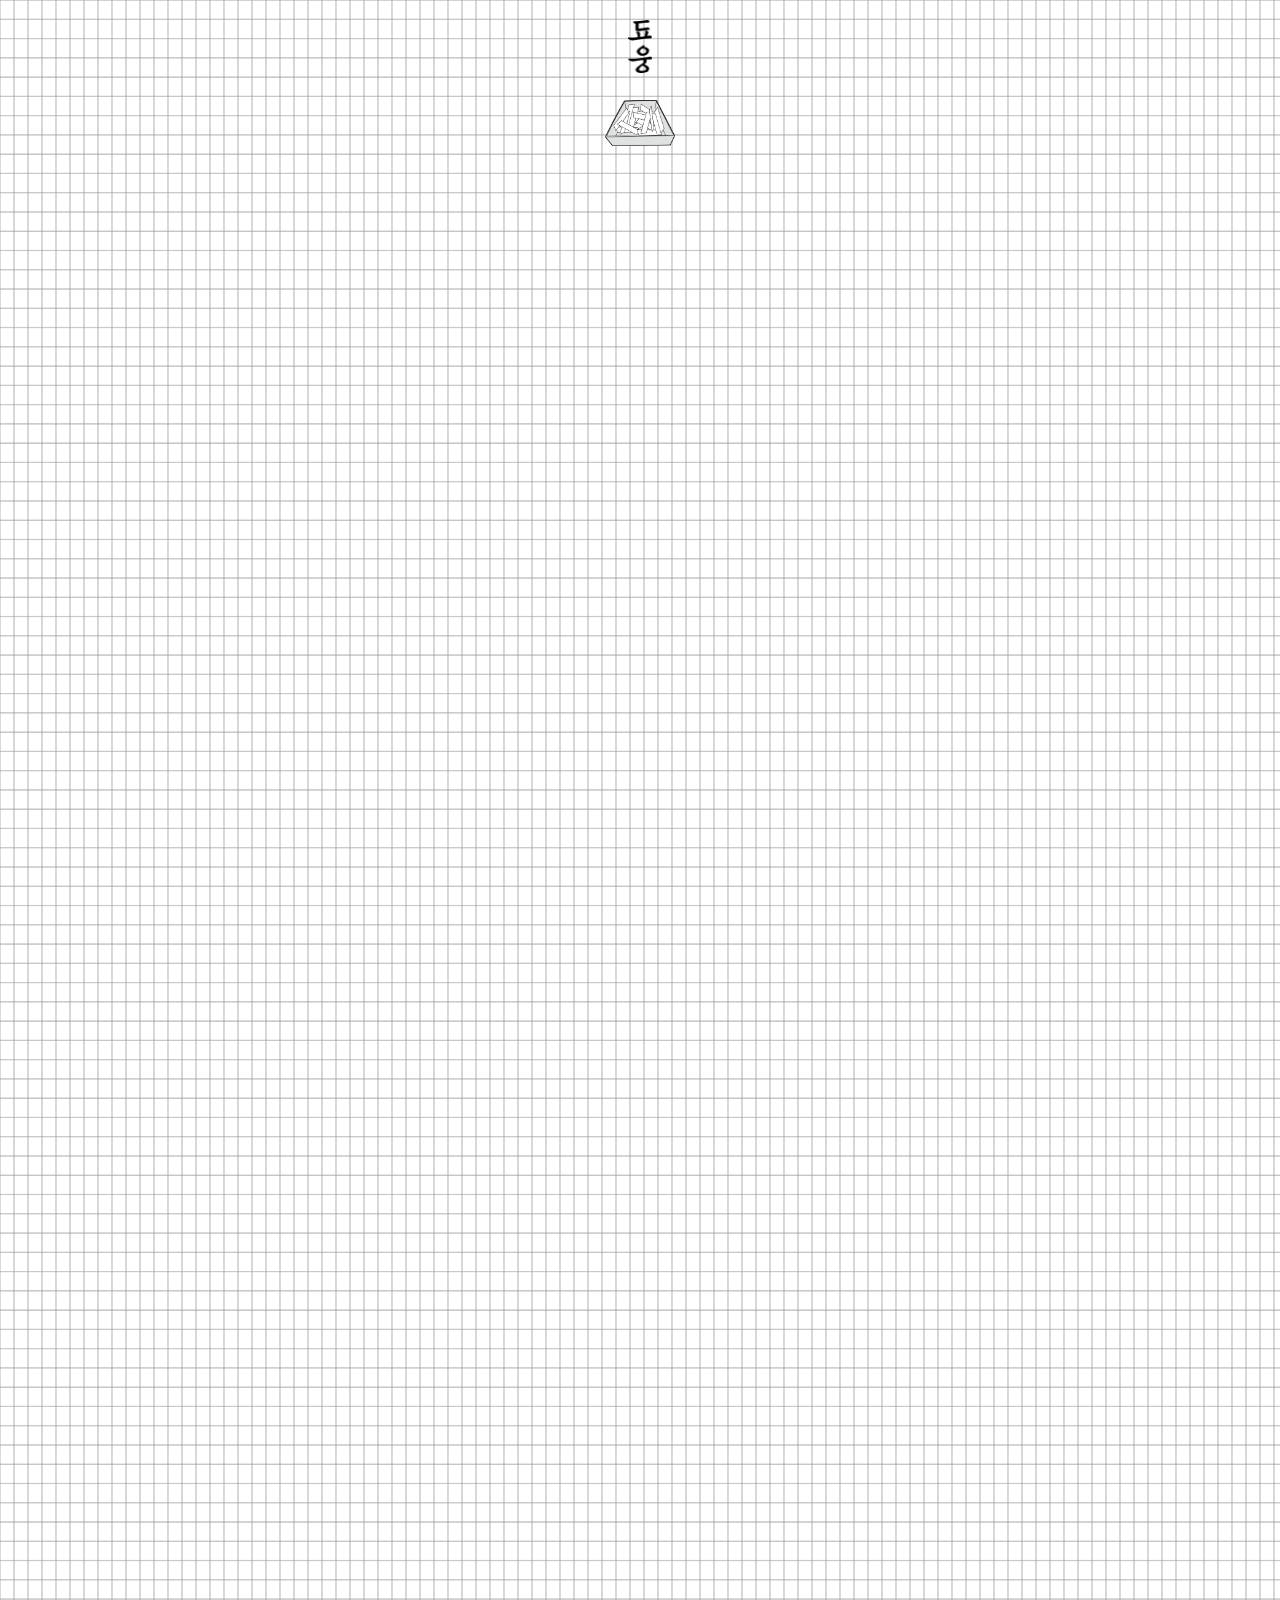
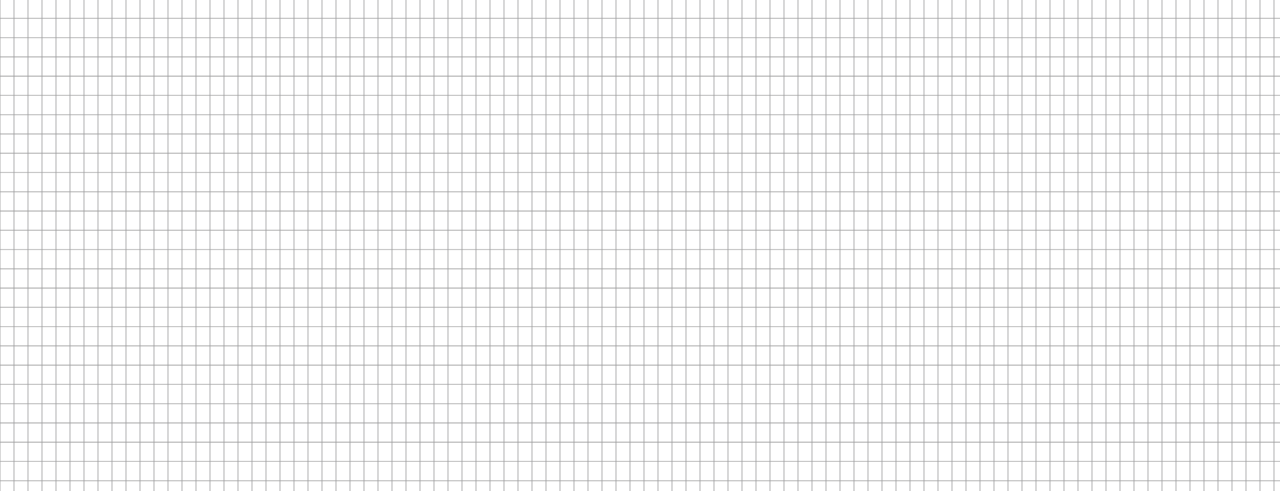
<file: index.html>
<!DOCTYPE html>
<html lang="en">

<head>

    <meta charset="utf-8">
    <meta http-equiv="X-UA-Compatible" content="IE=edge">
    <meta name="viewport" content="width=device-width, initial-scale=1">
    <meta name="description" content="">
    <meta name="author" content="">

    <title>됴웅</title>

    <!-- Bootstrap Core CSS -->
    <link href="css/bootstrap.min.css" rel="stylesheet">

    <!-- Custom CSS -->
    <link href="css/simple-sidebar.css" rel="stylesheet">
    <link href="css/dyowoong.css" rel="stylesheet" >
    <link href="css/animate.css" rel="stylesheet">
    <!-- HTML5 Shim and Respond.js IE8 support of HTML5 elements and media queries -->
    <!-- WARNING: Respond.js doesn't work if you view the page via file:// -->
    <!--[if lt IE 9]>
        <script src="https://oss.maxcdn.com/libs/html5shiv/3.7.0/html5shiv.js"></script>
        <script src="https://oss.maxcdn.com/libs/respond.js/1.4.2/respond.min.js"></script>
    <![endif]-->

</head>

<body>
  <div id="popup_container"> </div>
  <div id="container" class="grid">
    <a href="./index.html">
      <img class="dyowoong_logo" src="./images/logo.png" width="65px" height="auto"/>
    </a>
  </div>

  <!-- jQuery -->
  <script src="js/jquery.js"></script>

  <!-- Bootstrap Core JavaScript -->
  <script src="js/bootstrap.min.js"></script>

  <script src="js/spread.js"></script>

  <!-- Menu Toggle Script -->
  <script>
  $("#menu-toggle").click(function(e) {
      e.preventDefault();
      $("#wrapper").toggleClass("toggled");
  });
  init("#container", "#popup_container");
  </script>

  <script>
    $("#sidebar").load("./sidebar.html");
  </script>

</body>

</html>
</file>
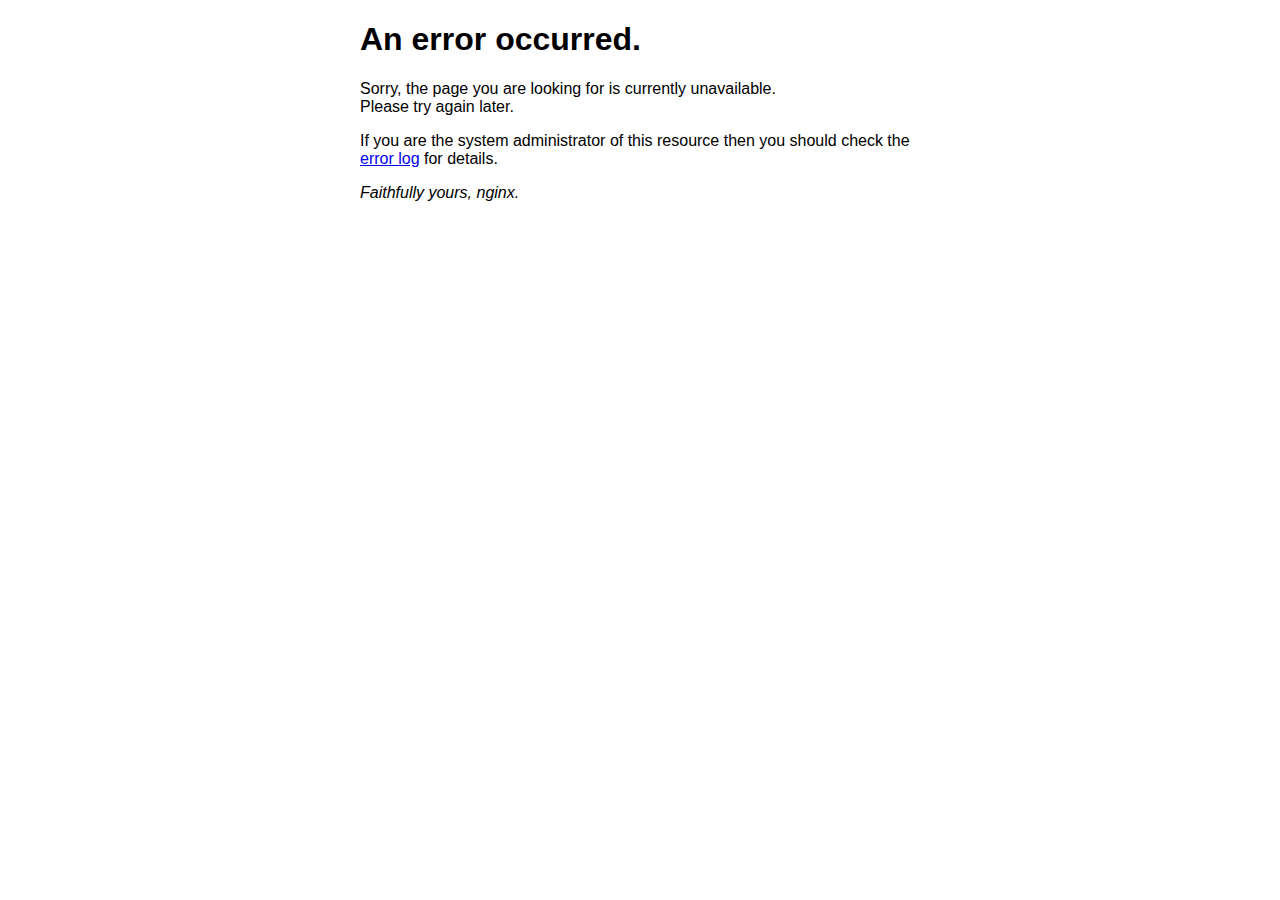
<file: 50x.html>
<!DOCTYPE html>
<html>
<head>
<title>Error</title>
<style>
    body {
        width: 35em;
        margin: 0 auto;
        font-family: Tahoma, Verdana, Arial, sans-serif;
    }
</style>
</head>
<body>
<h1>An error occurred.</h1>
<p>Sorry, the page you are looking for is currently unavailable.<br/>
Please try again later.</p>
<p>If you are the system administrator of this resource then you should check
the <a href="http://nginx.org/r/error_log">error log</a> for details.</p>
<p><em>Faithfully yours, nginx.</em></p>
</body>
</html>
</file>
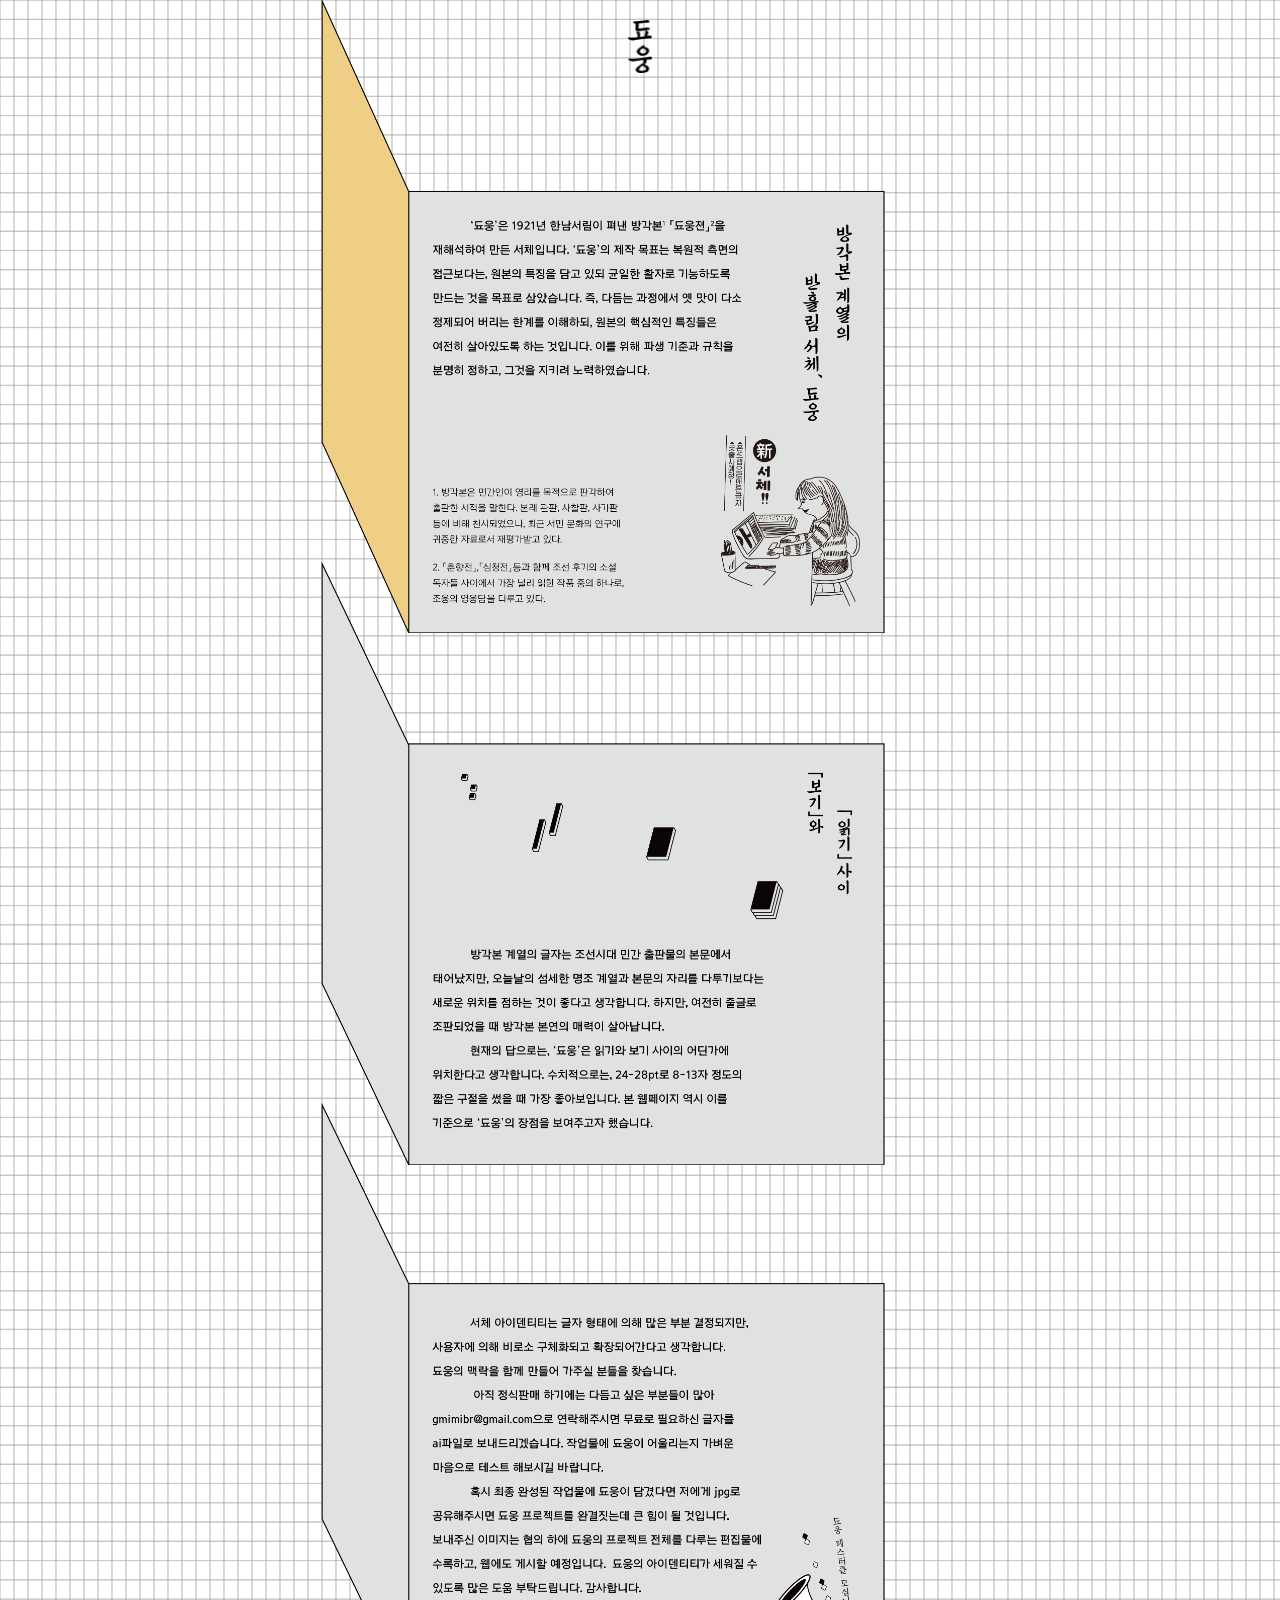
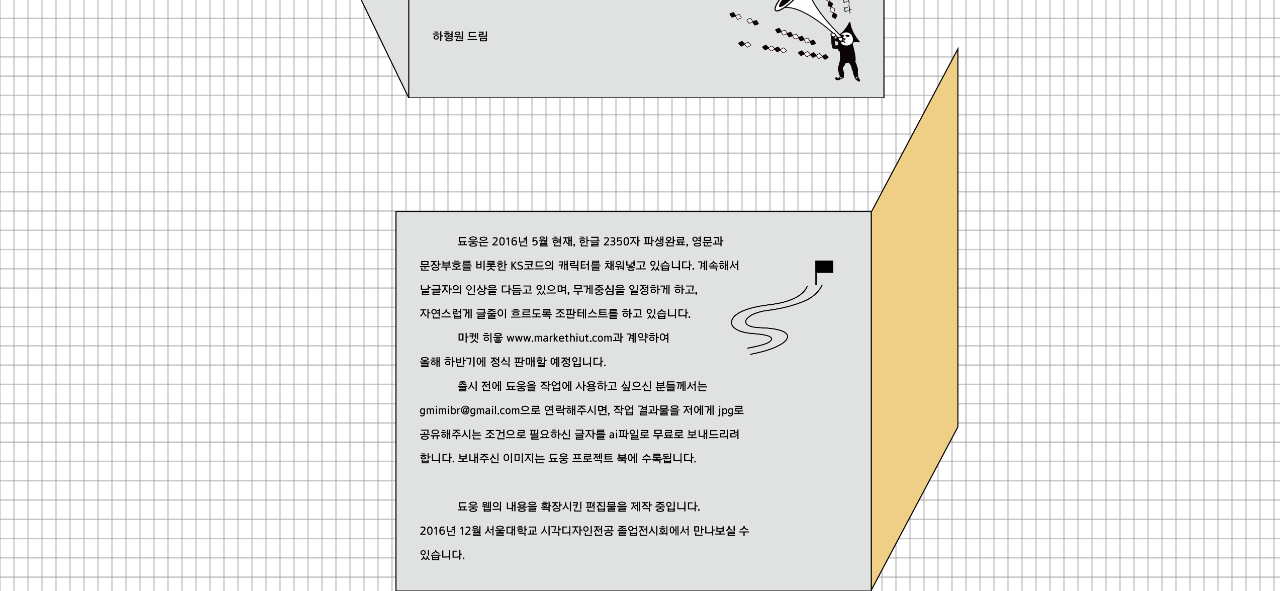
<file: details.html>
<!DOCTYPE html>
<html lang="en">

<head>

    <meta charset="utf-8">
    <meta http-equiv="X-UA-Compatible" content="IE=edge">
    <meta name="viewport" content="width=device-width, initial-scale=1">
    <meta name="description" content="">
    <meta name="author" content="">

    <title>됴웅</title>

    <!-- Bootstrap Core CSS -->
    <link href="css/bootstrap.min.css" rel="stylesheet">

    <!-- Custom CSS -->
    <link href="css/simple-sidebar.css" rel="stylesheet">
    <link href="css/dyowoong.css" rel="stylesheet" >
    <!-- HTML5 Shim and Respond.js IE8 support of HTML5 elements and media queries -->
    <!-- WARNING: Respond.js doesn't work if you view the page via file:// -->
    <!--[if lt IE 9]>
        <script src="https://oss.maxcdn.com/libs/html5shiv/3.7.0/html5shiv.js"></script>
        <script src="https://oss.maxcdn.com/libs/respond.js/1.4.2/respond.min.js"></script>
    <![endif]-->

</head>

<body>
  <a href="./index.html">
    <img class="dyowoong_logo" src="./images/logo.png" width="65px" height="auto"/>
  </a>
  <div id="container" class="grid">
    <img class="details" id="introduce" src="./images/introduce_1.png" width="100%" />
    <img class="details" src="./images/introduce_2.png" width="100%" />
    <img class="details" id="tester" src="./images/tester.png" width="100%" />
    <img class="details" id="purchase" src="./images/purchase.png" width="100%" />
  </div>

  <!-- jQuery -->
  <script src="js/jquery.js"></script>

  <!-- Bootstrap Core JavaScript -->
  <script src="js/bootstrap.min.js"></script>

</body>

</html>
</file>
<file: css/dyowoong.css>
.grid {
  background:url("../images/bg_grid.png") repeat;
  background-size: 14px;
}

.dyowoong_logo {
  width: 24px;
  height: auto;
  position: fixed;
  z-index: 100;
  left: 50%;
  margin-left: -12px;
  margin-top: 20px;
}

.button {
  cursor: pointer;
  -webkit-transition: width 0.15s, height 0.15s;
  transition: width 0.15s, height 0.15s;
  transition-timing-function: ease-in-out;
}

.blur {
  -webkit-filter: blur(5px);
  -moz-filter: blur(5px);
  -o-filter: blur(5px);
  -ms-filter: blur(5px);
  filter: blur(5px);
}

#introduce_button img {
  width: 181.04px;
}


#introduce_button img:hover {
  width: 183.04px;
}

#tester_button img {
  width: 159.14px;
}

#tester_button img:hover {
  width: 161px;
}

#purchase_button img {
  width: 100.74px;
}

#purchase_button img:hover {
  width: 102px;
}

.bannerEmpty {
  width: 100px;
}

.bannerEmpty:hover {
  width: 102px;
} 

.popup {
  position: fixed;
  width: 200px;
  left: 50%;
  margin-left: -100px;
  margin-top: 50px;
  z-index: 100;
}

.popup.bannerEmptyPopup {
  width: 500px;
  margin-left: -250px;
}

img.details {
  width: 100%;
}

@media(min-width: 768px) {
  img.details {
    display: block;
    width: 50%;
    margin: auto;
    margin-bottom: -100px;
  }
}

.banner {
  width: 79.2px;
  height: 238.7px;
  -webkit-transition: width 0.15s, height 0.15s;
  transition: width 0.15s, height 0.15s;
  transition-timing-function: ease-in-out;
}

.banner:hover {
  width: 82px;
  height: 245.8px;
}

.fast {
  -webkit-animation-delay: 0.1s;
  animation-delay: 0.1s;
}

.normal {
  -webkit-animation-delay: 0.2s;
  animation-delay: 0.15s;
}

.slow {
  -webkit-animation-delay: 0.3s;
  animation-delay: 0.2s;
}

.bannerBox {
  position: fixed;
  z-index: 50;
  width: 70px;
  left: 50%;
  top: 100px;
  margin-left: -35px;
  content:url("../images/banner_box_empty.png")
}

.bannerBox:before {
  position: fixed;
  z-index: 50;
  width: 70px;
  left: 50%;
  top: 100px;
  margin-left: -35px;
  content:url("../images/banner_box_empty.png")
}

.bannerBox:after {
  position: fixed;
  z-index: 50;
  width: 70px;
  left: 50%;
  top: 100px;
  margin-left: -35px;
  content:url("../images/banner_box_empty.png")
}

.bannerBox.full {
  content:url("../images/banner_box_full.png")
}

.bannerBox.full:before {
  content:url("../images/banner_box_full.png")
}

.bannerBox:full:after {
  content:url("../images/banner_box_full.png")
}

.menu {
  display: inline-block;
  -webkit-transition: width 0.15s, height 0.15s;
  transition: width 0.15s, height 0.15s;
  transition-timing-function: ease-in-out;
}

.menu:hover {
}

.gone {
  visibility: hidden;
}
</file>
<file: css/simple-sidebar.css>
/*!
 * Start Bootstrap - Simple Sidebar HTML Template (http://startbootstrap.com)
 * Code licensed under the Apache License v2.0.
 * For details, see http://www.apache.org/licenses/LICENSE-2.0.
 */

/* Toggle Styles */

#wrapper {
    padding-left: 0;
    -webkit-transition: all 0.5s ease;
    -moz-transition: all 0.5s ease;
    -o-transition: all 0.5s ease;
    transition: all 0.5s ease;
}

#wrapper.toggled {
    padding-left: 250px;
}

#sidebar-wrapper {
    z-index: 1000;
    position: fixed;
    left: 250px;
    width: 0;
    height: 100%;
    margin-left: -250px;
    overflow-y: auto;
    -webkit-transition: all 0.5s ease;
    -moz-transition: all 0.5s ease;
    -o-transition: all 0.5s ease;
    transition: all 0.5s ease;
}

#wrapper.toggled #sidebar-wrapper {
    width: 250px;
}

#page-content-wrapper {
    width: 100%;
    position: absolute;
    padding: 15px;
}

#wrapper.toggled #page-content-wrapper {
    position: absolute;
    margin-right: -250px;
}

/* Sidebar Styles */

.sidebar-nav {
    position: absolute;
    top: 0;
    width: 250px;
    margin: 0;
    padding: 0;
    list-style: none;
}

.sidebar-nav li {
    text-indent: 20px;
    line-height: 40px;
}

.sidebar-nav li a {
    display: block;
    text-decoration: none;
    color: #999999;
}

.sidebar-nav li a:hover {
    text-decoration: none;
    color: #fff;
    background: rgba(255,255,255,0.2);
}

.sidebar-nav li a:active,
.sidebar-nav li a:focus {
    text-decoration: none;
}

.sidebar-nav > .sidebar-brand {
  margin-top: 21px;
  margin-bottom: 9px;
  font-size: 18px;
  line-height: 60px;
}

.sidebar-nav > .sidebar-brand a {
    color: #999999;
}

.sidebar-nav > .sidebar-brand a:hover {
    color: #fff;
    background: none;
}

@media(min-width:768px) {
    #wrapper {
        padding-left: 100px;
    }

    #wrapper.toggled {
        padding-left: 0;
    }

    #sidebar-wrapper {
        width: 100px;
    }

    #wrapper.toggled #sidebar-wrapper {
        width: 0;
    }

    #page-content-wrapper {
        padding: 20px;
        position: relative;
    }

    #wrapper.toggled #page-content-wrapper {
        position: relative;
        margin-right: 0;
    }
}

.sidebar-nav > .sidebar-content img {
  width: 35px;
  height: auto;
  margin-top: 15px;
  margin-left: 20px;
}

/* explore page */

#navbar {
  position: fixed;
  z-index: 99;
  left: 96px;
  top: 284px;
  line-height: 0;
}

#navbar .separator {
  width: 77px;
  margin-left: 17px;
  padding-top: 1.5px;
  padding-bottom: 1.5px;
}

#navbar .active .indicator {
  visibility: visible;
}

#navbar .indicator {
  width: 12px;
  visibility: hidden;
  margin-right: 1px;
  content:url("../images/explore_nav_indicator.png");
}

#navbar a {
  display: inline;
  margin: 0px;
  padding: 0px;
  line-height: 1.6;
}

#navbar .text {
  height: 12px;
}

.explore-content-wrapper div {
  margin-bottom: 50px;
}

.explore-content-wrapper div img {
  width:100%;
  height:auto;
}
</file>
